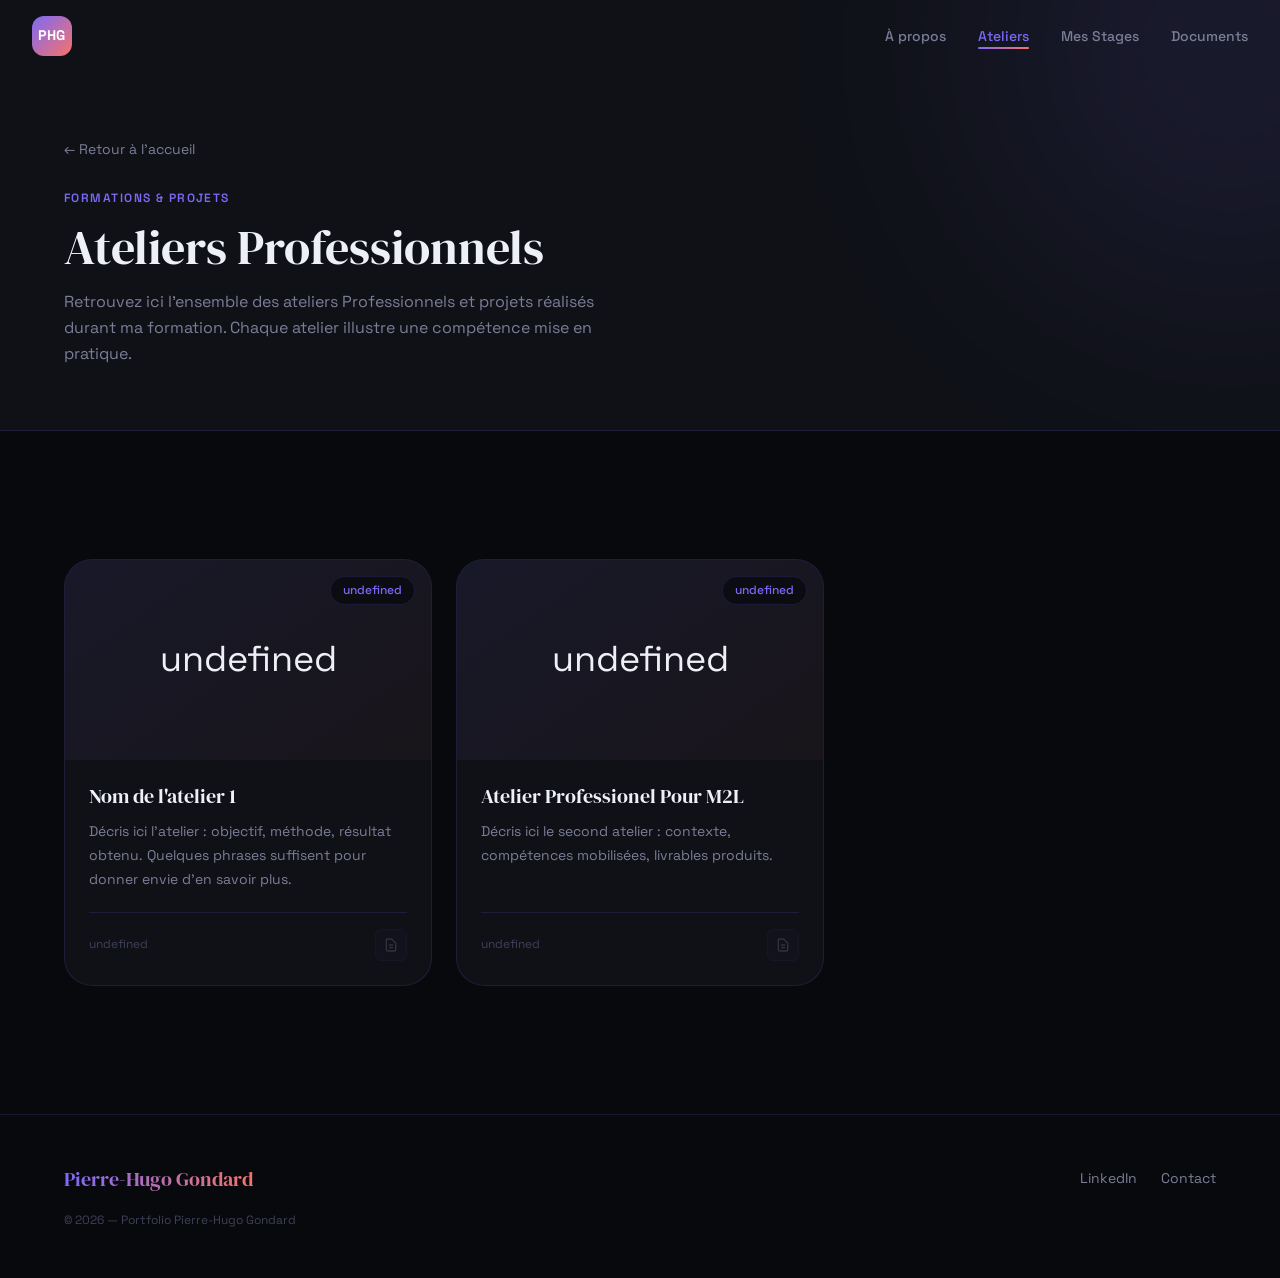
<file: pages/ateliers.html>
<!DOCTYPE html>
<html lang="fr">
<head>
  <meta charset="UTF-8" />
  <meta name="viewport" content="width=device-width, initial-scale=1.0" />
  <title>Ateliers Professionnels — Portfolio</title>
  <link rel="stylesheet" href="../css/reset.css" />
  <link rel="stylesheet" href="../css/variables.css" />
  <link rel="stylesheet" href="../css/main.css" />
  <link rel="stylesheet" href="../css/animations.css" />
  <link rel="stylesheet" href="../css/nav.css" />
  <link rel="stylesheet" href="../css/pages.css" />
  <link rel="preconnect" href="https://fonts.googleapis.com" />
  <link href="https://fonts.googleapis.com/css2?family=Space+Grotesk:wght@300;400;500;600;700&family=DM+Serif+Display:ital@0;1&display=swap" rel="stylesheet" />
</head>
<body>

  <nav class="navbar" id="navbar">
    <div class="nav-logo">
      <a href="../index.html"><span class="logo-initials">PHG</span></a><!-- ✏️ -->
    </div>
    <ul class="nav-links">
      <li><a href="../index.html#about" class="nav-link">À propos</a></li>
      <li><a href="ateliers.html" class="nav-link active">Ateliers</a></li>
      <li><a href="stages.html" class="nav-link">Mes Stages</a></li>
      <li><a href="documents.html" class="nav-link">Documents</a></li>
    </ul>
    <button class="nav-toggle" id="navToggle" aria-label="Menu">
      <span></span><span></span><span></span>
    </button>
  </nav>

  <!-- ======= EN-TÊTE PAGE ======= -->
  <header class="page-hero">
    <div class="container">
      <a href="../index.html" class="back-link">
        ← Retour à l'accueil
      </a>
      <div class="section-header" style="margin-bottom:0">
        <span class="section-tag">Formations & Projets</span>
        <h1 class="section-title">Ateliers Professionnels</h1>
        <p style="color:var(--color-text-muted);margin-top:1rem;max-width:580px">
          <!-- ✏️ Texte d'intro -->
          Retrouvez ici l'ensemble des ateliers Professionnels et projets réalisés durant ma formation. Chaque atelier illustre une compétence mise en pratique.
        </p>
      </div>
    </div>
  </header>

  <!-- ======= GRILLE ATELIERS ======= -->
  <main class="section">
    <div class="container">
      <div class="ateliers-grid" id="ateliersGrid">
        <!-- Chargé par ateliers.js -->
        <div style="color:var(--color-text-muted);text-align:center;padding:4rem 0;grid-column:1/-1">Chargement...</div>
      </div>
    </div>
  </main>

  <footer class="footer">
    <div class="container">
      <div class="footer-content">
        <span class="footer-name">Pierre-Hugo Gondard</span><!-- ✏️ -->
        <div class="footer-links">
          <a href="https://linkedin.com/in/[TON-PROFIL]" target="_blank" class="footer-link">LinkedIn</a>
          <a href="mailto:[TON-EMAIL]" class="footer-link">Contact</a>
        </div>
      </div>
      <p class="footer-copy">© 2026 — Portfolio Pierre-Hugo Gondard</p>
    </div>
  </footer>

  <script src="../js/main.js"></script>
  <script src="../js/ateliers.js"></script>
</body>
</html>
</file>
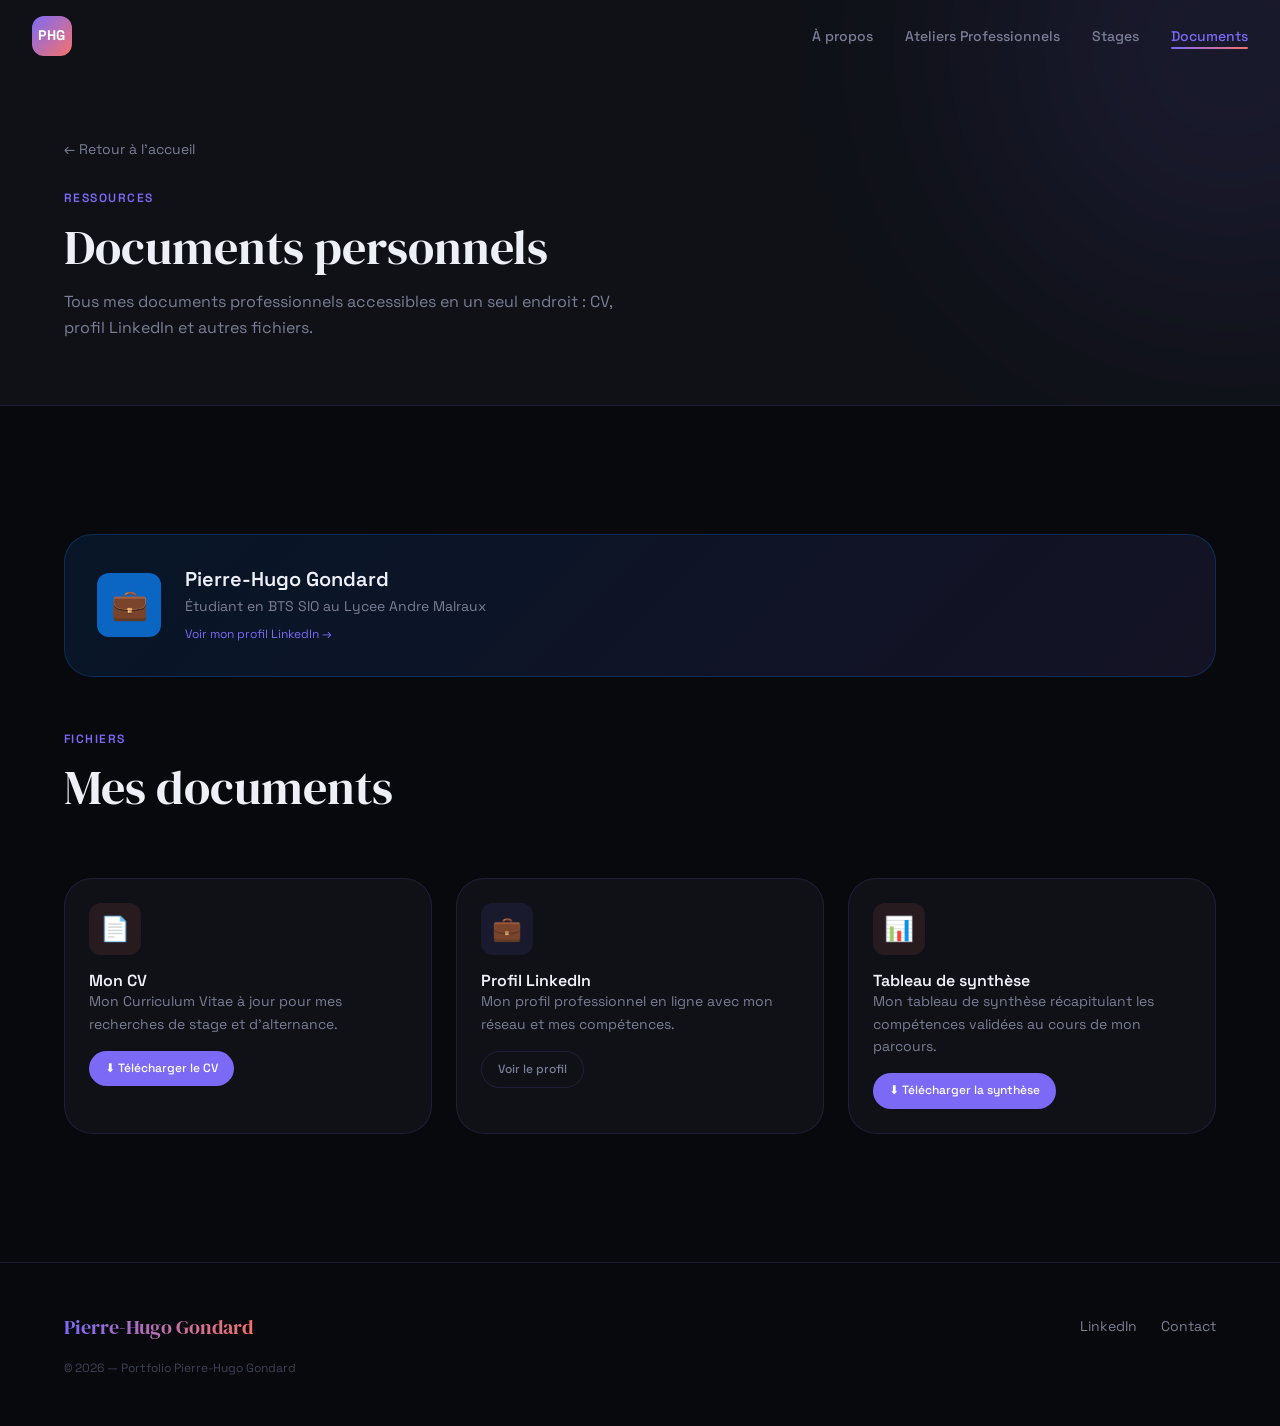
<file: pages/documents.html>
<!DOCTYPE html>
<html lang="fr">
<head>
  <meta charset="UTF-8" />
  <meta name="viewport" content="width=device-width, initial-scale=1.0" />
  <title>Documents — Portfolio</title>
  <link rel="stylesheet" href="../css/reset.css" />
  <link rel="stylesheet" href="../css/variables.css" />
  <link rel="stylesheet" href="../css/main.css" />
  <link rel="stylesheet" href="../css/animations.css" />
  <link rel="stylesheet" href="../css/nav.css" />
  <link rel="stylesheet" href="../css/pages.css" />
  <link rel="preconnect" href="https://fonts.googleapis.com" />
  <link href="https://fonts.googleapis.com/css2?family=Space+Grotesk:wght@300;400;500;600;700&family=DM+Serif+Display:ital@0;1&display=swap" rel="stylesheet" />
</head>
<body>

  <nav class="navbar" id="navbar">
    <div class="nav-logo">
      <a href="../index.html"><span class="logo-initials">PHG</span></a><!-- ✏️ -->
    </div>
    <ul class="nav-links">
      <li><a href="../index.html#about" class="nav-link">À propos</a></li>
      <li><a href="ateliers.html" class="nav-link">Ateliers Professionnels</a></li>
      <li><a href="stages.html" class="nav-link">Stages</a></li>
      <li><a href="documents.html" class="nav-link active">Documents</a></li>
    </ul>
    <button class="nav-toggle" id="navToggle" aria-label="Menu">
      <span></span><span></span><span></span>
    </button>
  </nav>

  <!-- ======= EN-TÊTE PAGE ======= -->
  <header class="page-hero">
    <div class="container">
      <a href="../index.html" class="back-link">← Retour à l'accueil</a>
      <div class="section-header" style="margin-bottom:0">
        <span class="section-tag">Ressources</span>
        <h1 class="section-title">Documents personnels</h1>
        <p style="color:var(--color-text-muted);margin-top:1rem;max-width:580px">
          Tous mes documents professionnels accessibles en un seul endroit : CV, profil LinkedIn et autres fichiers.
        </p>
      </div>
    </div>
  </header>

  <!-- ======= CONTENU ======= -->
  <main class="section">
    <div class="container">

      <!-- LinkedIn -->
      <a
        href="#"
        id="linkedinCard"
        class="linkedin-card reveal"
        target="_blank"
        rel="noopener noreferrer"
      >
        <div class="linkedin-icon">💼</div>
        <div class="linkedin-info">
          <h3 class="linkedin-name">Pierre-Hugo Gondard</h3><!-- Rempli par JS -->
          <p class="linkedin-titre">Étudiant en BTS Services Informatiques aux organisations</p>
          <p style="font-size:var(--text-xs);color:var(--color-accent);margin-top:var(--space-2)">Voir mon profil LinkedIn →</p>
        </div>
      </a>

      <!-- Grille documents -->
      <div class="section-header reveal">
        <span class="section-tag">Fichiers</span>
        <h2 class="section-title">Mes documents</h2>
      </div>

      <div class="docs-grid" id="docsGrid">
        <div style="color:var(--color-text-muted);text-align:center;padding:4rem 0;grid-column:1/-1">Chargement...</div>
      </div>

    </div>
  </main>

  <footer class="footer">
    <div class="container">
      <div class="footer-content">
        <span class="footer-name">Pierre-Hugo Gondard</span><!-- ✏️ -->
        <div class="footer-links">
          <a href="https://linkedin.com/in/[TON-PROFIL]" target="_blank" class="footer-link">LinkedIn</a>
          <a href="mailto:gondardpierrehugo@gmail.com" class="footer-link">Contact</a>
        </div>
      </div>
      <p class="footer-copy">© 2026 — Portfolio Pierre-Hugo Gondard</p>
    </div>
  </footer>

  <script src="../js/main.js"></script>
  <script src="../js/documents.js"></script>
</body>
</html>
</file>
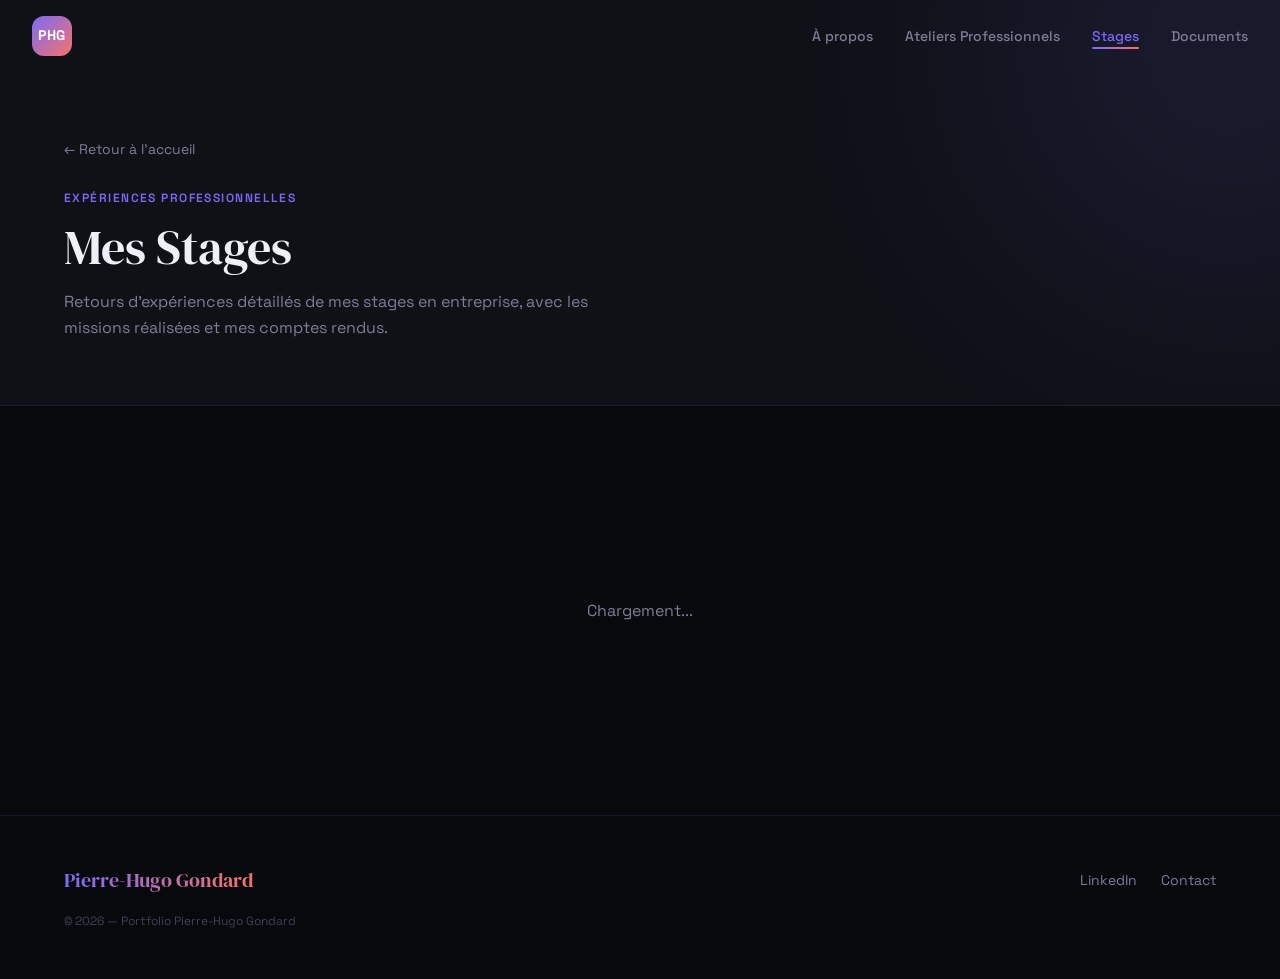
<file: pages/stages.html>
<!DOCTYPE html>
<html lang="fr">
<head>
  <meta charset="UTF-8" />
  <meta name="viewport" content="width=device-width, initial-scale=1.0" />
  <title>Mes Stages — Portfolio</title>
  <link rel="stylesheet" href="../css/reset.css" />
  <link rel="stylesheet" href="../css/variables.css" />
  <link rel="stylesheet" href="../css/main.css" />
  <link rel="stylesheet" href="../css/animations.css" />
  <link rel="stylesheet" href="../css/nav.css" />
  <link rel="stylesheet" href="../css/pages.css" />
  <link rel="preconnect" href="https://fonts.googleapis.com" />
  <link href="https://fonts.googleapis.com/css2?family=Space+Grotesk:wght@300;400;500;600;700&family=DM+Serif+Display:ital@0;1&display=swap" rel="stylesheet" />
</head>
<body>

  <nav class="navbar" id="navbar">
    <div class="nav-logo">
      <a href="../index.html"><span class="logo-initials">PHG</span></a><!-- ✏️ -->
    </div>
    <ul class="nav-links">
      <li><a href="../index.html#about" class="nav-link">À propos</a></li>
      <li><a href="ateliers.html" class="nav-link">Ateliers Professionnels</a></li>
      <li><a href="stages.html" class="nav-link active">Stages</a></li>
      <li><a href="documents.html" class="nav-link">Documents</a></li>
    </ul>
    <button class="nav-toggle" id="navToggle" aria-label="Menu">
      <span></span><span></span><span></span>
    </button>
  </nav>

  <!-- ======= EN-TÊTE PAGE ======= -->
  <header class="page-hero">
    <div class="container">
      <a href="../index.html" class="back-link">← Retour à l'accueil</a>
      <div class="section-header" style="margin-bottom:0">
        <span class="section-tag">Expériences professionnelles</span>
        <h1 class="section-title">Mes Stages</h1>
        <p style="color:var(--color-text-muted);margin-top:1rem;max-width:580px">
          <!-- ✏️ -->
          Retours d'expériences détaillés de mes stages en entreprise, avec les missions réalisées et mes comptes rendus.
        </p>
      </div>
    </div>
  </header>

  <!-- ======= LISTE STAGES ======= -->
  <main class="section">
    <div class="container">
      <div class="stages-list" id="stagesList">
        <div style="color:var(--color-text-muted);text-align:center;padding:4rem 0">Chargement...</div>
      </div>
    </div>
  </main>

  <footer class="footer">
    <div class="container">
      <div class="footer-content">
        <span class="footer-name">Pierre-Hugo Gondard</span><!-- ✏️ -->
        <div class="footer-links">
          <a href="https://linkedin.com/in/[TON-PROFIL]" target="_blank" class="footer-link">LinkedIn</a>
          <a href="gmailto:gondardpierrehugo@gmail.com" class="footer-link">Contact</a>
        </div>
      </div>
      <p class="footer-copy">© 2026 — Portfolio Pierre-Hugo Gondard</p>
    </div>
  </footer>

  <script src="../js/main.js"></script>
  <script src="../js/stages.js"></script>
</body>
</html>
</file>
<file: css/variables.css>
/* ============================================================
   VARIABLES.CSS — Système de design tokens
   ✏️ Modifie ici pour changer l'identité visuelle du portfolio
   ============================================================ */

:root {

  /* --- Couleurs principales --- */
  --color-bg:           #08090d;       /* Fond principal (presque noir) */
  --color-bg-card:      #0f1117;       /* Fond des cartes */
  --color-bg-elevated:  #161820;       /* Fond élevé (navbar, modals) */

  --color-accent:       #7c6af7;       /* Violet électrique — couleur signature */
  --color-accent-2:     #f7726a;       /* Corail / rose chaud — couleur secondaire */
  --color-accent-3:     #54e5c4;       /* Mint/turquoise — 3e accent */

  --color-text:         #eef0f8;       /* Texte principal */
  --color-text-muted:   #7b7e96;       /* Texte secondaire */
  --color-text-subtle:  #3e4158;       /* Texte très discret */

  --color-border:       rgba(124, 106, 247, 0.15);   /* Bordures */
  --color-border-hover: rgba(124, 106, 247, 0.4);    /* Bordures au survol */

  /* --- Gradients --- */
  --gradient-hero:   linear-gradient(135deg, #7c6af7 0%, #f7726a 100%);
  --gradient-card:   linear-gradient(145deg, rgba(124,106,247,0.08) 0%, rgba(247,114,106,0.04) 100%);
  --gradient-text:   linear-gradient(90deg, #7c6af7, #f7726a);
  --gradient-glow:   radial-gradient(ellipse at center, rgba(124,106,247,0.3) 0%, transparent 70%);

  /* --- Typographie --- */
  --font-display:  'DM Serif Display', Georgia, serif;
  --font-body:     'Space Grotesk', system-ui, sans-serif;

  --text-xs:    0.75rem;    /* 12px */
  --text-sm:    0.875rem;   /* 14px */
  --text-base:  1rem;       /* 16px */
  --text-lg:    1.125rem;   /* 18px */
  --text-xl:    1.25rem;    /* 20px */
  --text-2xl:   1.5rem;     /* 24px */
  --text-3xl:   1.875rem;   /* 30px */
  --text-4xl:   2.25rem;    /* 36px */
  --text-5xl:   3rem;       /* 48px */
  --text-6xl:   3.75rem;    /* 60px */
  --text-7xl:   4.5rem;     /* 72px */

  --weight-light:   300;
  --weight-regular: 400;
  --weight-medium:  500;
  --weight-semi:    600;
  --weight-bold:    700;

  /* --- Espacements --- */
  --space-1:  0.25rem;
  --space-2:  0.5rem;
  --space-3:  0.75rem;
  --space-4:  1rem;
  --space-5:  1.25rem;
  --space-6:  1.5rem;
  --space-8:  2rem;
  --space-10: 2.5rem;
  --space-12: 3rem;
  --space-16: 4rem;
  --space-20: 5rem;
  --space-24: 6rem;
  --space-32: 8rem;

  /* --- Rayons de bordure --- */
  --radius-sm:   6px;
  --radius-md:   12px;
  --radius-lg:   20px;
  --radius-xl:   28px;
  --radius-full: 9999px;

  /* --- Ombres --- */
  --shadow-sm:   0 2px 8px rgba(0,0,0,0.3);
  --shadow-md:   0 8px 24px rgba(0,0,0,0.4);
  --shadow-lg:   0 20px 60px rgba(0,0,0,0.5);
  --shadow-glow: 0 0 40px rgba(124,106,247,0.25);

  /* --- Transitions --- */
  --transition-fast:   150ms ease;
  --transition-base:   250ms ease;
  --transition-slow:   400ms cubic-bezier(0.16, 1, 0.3, 1);
  --transition-spring: 600ms cubic-bezier(0.34, 1.56, 0.64, 1);

  /* --- Layout --- */
  --container-max:  1200px;
  --nav-height:     72px;
}
</file>
<file: css/main.css>
/* ============================================================
   MAIN.CSS — Styles principaux du portfolio
   ============================================================ */

/* --- Utilitaires globaux --- */
.container {
  max-width: var(--container-max);
  margin: 0 auto;
  padding: 0 var(--space-6);
}

.section {
  padding: var(--space-32) 0;
}

/* --- Boutons --- */
.btn {
  display: inline-flex;
  align-items: center;
  gap: var(--space-2);
  padding: var(--space-3) var(--space-6);
  border-radius: var(--radius-full);
  font-size: var(--text-sm);
  font-weight: var(--weight-medium);
  letter-spacing: 0.02em;
  transition: all var(--transition-slow);
  cursor: pointer;
}

.btn-primary {
  background: var(--gradient-hero);
  color: #fff;
  box-shadow: 0 4px 20px rgba(124,106,247,0.4);
}
.btn-primary:hover {
  transform: translateY(-2px);
  box-shadow: 0 8px 32px rgba(124,106,247,0.55);
}

.btn-ghost {
  border: 1px solid var(--color-border);
  color: var(--color-text-muted);
  background: rgba(255,255,255,0.03);
}
.btn-ghost:hover {
  border-color: var(--color-border-hover);
  color: var(--color-text);
  background: rgba(124,106,247,0.08);
}

.btn-accent {
  background: var(--color-accent);
  color: #fff;
}
.btn-accent:hover {
  filter: brightness(1.1);
  transform: translateY(-1px);
}

/* --- En-têtes de section --- */
.section-header {
  margin-bottom: var(--space-16);
}

.section-tag {
  display: inline-block;
  font-size: var(--text-xs);
  font-weight: var(--weight-semi);
  letter-spacing: 0.12em;
  text-transform: uppercase;
  color: var(--color-accent);
  margin-bottom: var(--space-3);
}

.section-title {
  font-family: var(--font-display);
  font-size: clamp(var(--text-3xl), 5vw, var(--text-5xl));
  color: var(--color-text);
  line-height: 1.1;
}

/* ===================== HERO ===================== */
.hero {
  position: relative;
  min-height: 100vh;
  display: flex;
  align-items: center;
  justify-content: center;
  overflow: hidden;
  padding-top: var(--nav-height);
}

.hero-bg {
  position: absolute;
  inset: 0;
  pointer-events: none;
}

.orb {
  position: absolute;
  border-radius: 50%;
  filter: blur(80px);
  opacity: 0.35;
}
.orb-1 {
  width: 600px; height: 600px;
  background: var(--color-accent);
  top: -200px; left: -200px;
  animation: orbFloat 8s ease-in-out infinite;
}
.orb-2 {
  width: 500px; height: 500px;
  background: var(--color-accent-2);
  bottom: -150px; right: -150px;
  animation: orbFloat 10s ease-in-out infinite reverse;
}
.orb-3 {
  width: 300px; height: 300px;
  background: var(--color-accent-3);
  top: 50%; left: 50%;
  transform: translate(-50%, -50%);
  animation: orbPulse 6s ease-in-out infinite;
}

.hero-content {
  position: relative;
  z-index: 1;
  text-align: center;
  max-width: 800px;
  padding: 0 var(--space-6);
}

.hero-eyebrow {
  font-size: var(--text-sm);
  letter-spacing: 0.15em;
  text-transform: uppercase;
  color: var(--color-accent);
  font-weight: var(--weight-medium);
  margin-bottom: var(--space-4);
}

.hero-title {
  font-family: var(--font-display);
  font-size: clamp(var(--text-5xl), 10vw, var(--text-7xl));
  line-height: 1;
  margin-bottom: var(--space-6);
  display: flex;
  flex-direction: column;
  gap: var(--space-2);
}

.title-line {
  display: block;
  color: var(--color-text);
}

.accent-italic {
  background: var(--gradient-text);
  -webkit-background-clip: text;
  -webkit-text-fill-color: transparent;
  background-clip: text;
  font-style: italic;
}

.hero-subtitle {
  font-size: var(--text-lg);
  color: var(--color-text-muted);
  margin-bottom: var(--space-10);
  line-height: 1.7;
}
.hero-subtitle strong {
  color: var(--color-text);
  font-weight: var(--weight-semi);
}

.hero-cta {
  display: flex;
  gap: var(--space-4);
  justify-content: center;
  flex-wrap: wrap;
}

.scroll-indicator {
  position: absolute;
  bottom: var(--space-8);
  left: 50%;
  transform: translateX(-50%);
  display: flex;
  flex-direction: column;
  align-items: center;
  gap: var(--space-2);
  color: var(--color-text-subtle);
  font-size: var(--text-xs);
  letter-spacing: 0.1em;
  text-transform: uppercase;
  animation: fadeInUp 1s ease 1.5s both;
}
.scroll-line {
  width: 1px;
  height: 40px;
  background: linear-gradient(to bottom, var(--color-accent), transparent);
  animation: scrollPulse 2s ease-in-out infinite;
}

/* ===================== ABOUT ===================== */
.about-grid {
  display: grid;
  grid-template-columns: 340px 1fr;
  gap: var(--space-16);
  align-items: start;
}

.about-photo {
  position: relative;
}

.photo-frame {
  width: 100%;
  aspect-ratio: 3/4;
  border-radius: var(--radius-xl);
  overflow: hidden;
  background: var(--gradient-card);
  border: 1px solid var(--color-border);
  position: relative;
}
.photo-frame img {
  width: 100%; height: 100%;
  object-fit: cover;
}
.photo-placeholder {
  position: absolute;
  inset: 0;
  display: flex;
  align-items: center;
  justify-content: center;
  color: var(--color-text-muted);
  font-size: var(--text-sm);
  background: var(--gradient-card);
}
.photo-frame:not(.no-photo) .photo-placeholder {
  display: none;
}

.photo-badge {
  position: absolute;
  bottom: -12px;
  right: -12px;
  background: var(--color-accent-3);
  color: #08090d;
  font-size: var(--text-xs);
  font-weight: var(--weight-bold);
  padding: var(--space-2) var(--space-4);
  border-radius: var(--radius-full);
  letter-spacing: 0.06em;
}

.about-intro {
  font-size: var(--text-lg);
  color: var(--color-text);
  line-height: 1.7;
  margin-bottom: var(--space-4);
  font-weight: var(--weight-light);
}

.about-text {
  color: var(--color-text-muted);
  line-height: 1.8;
  margin-bottom: var(--space-8);
}

.skills-title {
  font-size: var(--text-sm);
  font-weight: var(--weight-semi);
  letter-spacing: 0.08em;
  text-transform: uppercase;
  color: var(--color-text-muted);
  margin-bottom: var(--space-4);
}

.skills-grid {
  display: flex;
  flex-wrap: wrap;
  gap: var(--space-2);
  margin-bottom: var(--space-8);
}

.skill-chip {
  padding: var(--space-2) var(--space-4);
  background: rgba(124,106,247,0.1);
  border: 1px solid var(--color-border);
  border-radius: var(--radius-full);
  font-size: var(--text-sm);
  color: var(--color-accent);
  transition: all var(--transition-base);
}
.skill-chip:hover {
  background: rgba(124,106,247,0.2);
  border-color: var(--color-accent);
}

.about-info-grid {
  display: grid;
  grid-template-columns: 1fr 1fr;
  gap: var(--space-4);
}

.info-item {
  display: flex;
  flex-direction: column;
  gap: var(--space-1);
  padding: var(--space-4);
  background: var(--gradient-card);
  border: 1px solid var(--color-border);
  border-radius: var(--radius-md);
}

.info-label {
  font-size: var(--text-xs);
  color: var(--color-text-subtle);
  text-transform: uppercase;
  letter-spacing: 0.08em;
}

.info-value {
  font-size: var(--text-sm);
  font-weight: var(--weight-medium);
  color: var(--color-text);
}

/* ===================== OVERVIEW CARDS ===================== */
.cards-overview {
  background: var(--color-bg-card);
  border-top: 1px solid var(--color-border);
  border-bottom: 1px solid var(--color-border);
}

.overview-cards {
  display: grid;
  grid-template-columns: repeat(3, 1fr);
  gap: var(--space-6);
}

.overview-card {
  display: flex;
  flex-direction: column;
  gap: var(--space-4);
  padding: var(--space-8);
  background: var(--color-bg);
  border: 1px solid var(--color-border);
  border-radius: var(--radius-xl);
  transition: all var(--transition-slow);
  cursor: pointer;
  position: relative;
  overflow: hidden;
}
.overview-card::before {
  content: '';
  position: absolute;
  inset: 0;
  background: var(--gradient-card);
  opacity: 0;
  transition: opacity var(--transition-base);
}
.overview-card:hover {
  border-color: var(--color-border-hover);
  transform: translateY(-4px);
  box-shadow: var(--shadow-glow);
}
.overview-card:hover::before { opacity: 1; }

.card-icon {
  width: 48px; height: 48px;
  display: flex;
  align-items: center;
  justify-content: center;
  background: rgba(124,106,247,0.1);
  border-radius: var(--radius-md);
  color: var(--color-accent);
  position: relative;
  z-index: 1;
}
.card-icon svg { width: 24px; height: 24px; }

.card-title {
  font-family: var(--font-display);
  font-size: var(--text-xl);
  color: var(--color-text);
  position: relative;
  z-index: 1;
}

.card-desc {
  font-size: var(--text-sm);
  color: var(--color-text-muted);
  line-height: 1.7;
  flex: 1;
  position: relative;
  z-index: 1;
}

.card-link {
  font-size: var(--text-sm);
  font-weight: var(--weight-medium);
  color: var(--color-accent);
  position: relative;
  z-index: 1;
  transition: gap var(--transition-base);
}
.overview-card:hover .card-link { letter-spacing: 0.02em; }

/* ===================== FOOTER ===================== */
.footer {
  padding: var(--space-12) 0;
  border-top: 1px solid var(--color-border);
}

.footer-content {
  display: flex;
  align-items: center;
  justify-content: space-between;
  margin-bottom: var(--space-4);
}

.footer-name {
  font-family: var(--font-display);
  font-size: var(--text-xl);
  background: var(--gradient-text);
  -webkit-background-clip: text;
  -webkit-text-fill-color: transparent;
  background-clip: text;
}

.footer-links {
  display: flex;
  gap: var(--space-6);
}

.footer-link {
  font-size: var(--text-sm);
  color: var(--color-text-muted);
  transition: color var(--transition-base);
}
.footer-link:hover { color: var(--color-accent); }

.footer-copy {
  font-size: var(--text-xs);
  color: var(--color-text-subtle);
}

/* ===================== PAGE INTERNE (Header) ===================== */
.page-hero {
  padding: calc(var(--nav-height) + var(--space-16)) 0 var(--space-16);
  background: var(--color-bg-card);
  border-bottom: 1px solid var(--color-border);
  position: relative;
  overflow: hidden;
}
.page-hero::before {
  content: '';
  position: absolute;
  top: -200px; right: -200px;
  width: 500px; height: 500px;
  background: var(--color-accent);
  border-radius: 50%;
  filter: blur(120px);
  opacity: 0.1;
}

.back-link {
  display: inline-flex;
  align-items: center;
  gap: var(--space-2);
  font-size: var(--text-sm);
  color: var(--color-text-muted);
  margin-bottom: var(--space-6);
  transition: color var(--transition-base);
}
.back-link:hover { color: var(--color-accent); }

/* ===================== RESPONSIVE ===================== */
@media (max-width: 900px) {
  .about-grid {
    grid-template-columns: 1fr;
  }
  .about-photo {
    max-width: 280px;
    margin: 0 auto;
  }
  .overview-cards {
    grid-template-columns: 1fr;
  }
}

@media (max-width: 600px) {
  .section { padding: var(--space-20) 0; }
  .about-info-grid { grid-template-columns: 1fr; }
  .hero-cta { flex-direction: column; align-items: center; }
}
</file>
<file: css/animations.css>
/* ============================================================
   ANIMATIONS.CSS — Toutes les animations du portfolio
   ============================================================ */

/* --- Keyframes --- */
@keyframes orbFloat {
  0%, 100% { transform: translate(0, 0) scale(1); }
  33%       { transform: translate(30px, -40px) scale(1.05); }
  66%       { transform: translate(-20px, 20px) scale(0.95); }
}

@keyframes orbPulse {
  0%, 100% { opacity: 0.15; transform: translate(-50%,-50%) scale(1); }
  50%       { opacity: 0.3; transform: translate(-50%,-50%) scale(1.3); }
}

@keyframes scrollPulse {
  0%, 100% { opacity: 1; transform: scaleY(1); }
  50%       { opacity: 0.3; transform: scaleY(0.6); }
}

@keyframes fadeInUp {
  from { opacity: 0; transform: translateY(30px); }
  to   { opacity: 1; transform: translateY(0); }
}

@keyframes fadeInLeft {
  from { opacity: 0; transform: translateX(-30px); }
  to   { opacity: 1; transform: translateX(0); }
}

@keyframes scaleIn {
  from { opacity: 0; transform: scale(0.92); }
  to   { opacity: 1; transform: scale(1); }
}

@keyframes shimmer {
  0%   { background-position: -200% center; }
  100% { background-position: 200% center; }
}

@keyframes borderGlow {
  0%, 100% { border-color: rgba(124,106,247,0.15); }
  50%       { border-color: rgba(124,106,247,0.4); }
}

@keyframes tagPop {
  0%   { transform: scale(0.8); opacity: 0; }
  60%  { transform: scale(1.05); }
  100% { transform: scale(1); opacity: 1; }
}

/* --- Classe .reveal — utilisée par JS pour déclencher les animations au scroll --- */
.reveal {
  opacity: 0;
  transform: translateY(28px);
  transition:
    opacity 0.7s cubic-bezier(0.16, 1, 0.3, 1),
    transform 0.7s cubic-bezier(0.16, 1, 0.3, 1);
}
.reveal.is-visible {
  opacity: 1;
  transform: translateY(0);
}

/* Délais en cascade */
.delay-1 { transition-delay: 0.1s; }
.delay-2 { transition-delay: 0.2s; }
.delay-3 { transition-delay: 0.3s; }
.delay-4 { transition-delay: 0.4s; }
.delay-5 { transition-delay: 0.5s; }
.delay-6 { transition-delay: 0.6s; }

/* --- Shimmer pour skeleton loaders --- */
.shimmer {
  background: linear-gradient(
    90deg,
    var(--color-bg-card) 25%,
    var(--color-bg-elevated) 50%,
    var(--color-bg-card) 75%
  );
  background-size: 200% auto;
  animation: shimmer 1.5s infinite linear;
}

/* --- Glow animé sur les éléments clés --- */
.glow-border {
  animation: borderGlow 3s ease-in-out infinite;
}

/* --- Effet de typing (curseur clignotant) --- */
.typing::after {
  content: '|';
  animation: blink 1s step-end infinite;
  color: var(--color-accent);
}
@keyframes blink {
  0%, 100% { opacity: 1; }
  50%       { opacity: 0; }
}

/* --- Hover lift universel --- */
.hover-lift {
  transition: transform var(--transition-slow), box-shadow var(--transition-slow);
}
.hover-lift:hover {
  transform: translateY(-4px);
  box-shadow: var(--shadow-glow);
}

/* --- Tag pop animation --- */
.section-tag {
  animation: tagPop 0.5s cubic-bezier(0.34,1.56,0.64,1) both;
}
</file>
<file: css/nav.css>
/* ============================================================
   NAV.CSS — Barre de navigation
   ============================================================ */

.navbar {
  position: fixed;
  top: 0; left: 0; right: 0;
  height: var(--nav-height);
  z-index: 100;
  display: flex;
  align-items: center;
  justify-content: space-between;
  padding: 0 var(--space-8);
  background: rgba(8, 9, 13, 0);
  border-bottom: 1px solid transparent;
  transition:
    background var(--transition-slow),
    border-color var(--transition-slow),
    backdrop-filter var(--transition-slow);
}

.navbar.scrolled {
  background: rgba(8, 9, 13, 0.85);
  backdrop-filter: blur(20px);
  -webkit-backdrop-filter: blur(20px);
  border-color: var(--color-border);
}

.nav-logo {
  display: flex;
  align-items: center;
}

.logo-initials {
  width: 40px; height: 40px;
  display: flex;
  align-items: center;
  justify-content: center;
  background: var(--gradient-hero);
  border-radius: var(--radius-md);
  font-weight: var(--weight-bold);
  font-size: var(--text-sm);
  color: #fff;
  letter-spacing: 0.05em;
}

.nav-links {
  display: flex;
  align-items: center;
  gap: var(--space-8);
}

.nav-link {
  font-size: var(--text-sm);
  font-weight: var(--weight-medium);
  color: var(--color-text-muted);
  transition: color var(--transition-base);
  position: relative;
}
.nav-link::after {
  content: '';
  position: absolute;
  bottom: -4px; left: 0;
  width: 0; height: 2px;
  background: var(--gradient-hero);
  border-radius: var(--radius-full);
  transition: width var(--transition-base);
}
.nav-link:hover { color: var(--color-text); }
.nav-link:hover::after { width: 100%; }
.nav-link.active { color: var(--color-accent); }
.nav-link.active::after { width: 100%; }

.nav-toggle {
  display: none;
  flex-direction: column;
  gap: 5px;
  padding: var(--space-2);
  cursor: pointer;
}
.nav-toggle span {
  display: block;
  width: 24px; height: 2px;
  background: var(--color-text-muted);
  border-radius: var(--radius-full);
  transition: all var(--transition-base);
}
.nav-toggle.open span:nth-child(1) { transform: rotate(45deg) translate(5px, 5px); }
.nav-toggle.open span:nth-child(2) { opacity: 0; }
.nav-toggle.open span:nth-child(3) { transform: rotate(-45deg) translate(5px, -5px); }

/* Mobile menu */
@media (max-width: 700px) {
  .nav-toggle { display: flex; }
  .nav-links {
    position: fixed;
    top: var(--nav-height);
    left: 0; right: 0;
    background: var(--color-bg-elevated);
    border-bottom: 1px solid var(--color-border);
    flex-direction: column;
    gap: 0;
    padding: var(--space-4) 0;
    transform: translateY(-120%);
    opacity: 0;
    pointer-events: none;
    transition: all var(--transition-slow);
  }
  .nav-links.open {
    transform: translateY(0);
    opacity: 1;
    pointer-events: all;
  }
  .nav-link {
    padding: var(--space-4) var(--space-8);
    width: 100%;
    font-size: var(--text-base);
  }
  .nav-link::after { display: none; }
}
</file>
<file: css/pages.css>
/* ============================================================
   PAGES.CSS — Styles des pages internes (ateliers, stages, docs)
   ============================================================ */

/* ===================== ATELIERS ===================== */
.ateliers-grid {
  display: grid;
  grid-template-columns: repeat(auto-fill, minmax(340px, 1fr));
  gap: var(--space-6);
}

.atelier-card {
  background: var(--color-bg-card);
  border: 1px solid var(--color-border);
  border-radius: var(--radius-xl);
  overflow: hidden;
  transition: all var(--transition-slow);
  display: flex;
  flex-direction: column;
}
.atelier-card:hover {
  border-color: var(--color-border-hover);
  transform: translateY(-4px);
  box-shadow: var(--shadow-glow);
}

.atelier-banner {
  height: 200px;
  background: var(--gradient-card);
  position: relative;
  overflow: hidden;
  display: flex;
  align-items: center;
  justify-content: center;
}
.atelier-banner img {
  width: 100%; height: 100%;
  object-fit: cover;
}
.atelier-banner-placeholder {
  font-size: var(--text-4xl);
}

.atelier-tag {
  position: absolute;
  top: var(--space-4);
  right: var(--space-4);
  background: rgba(8,9,13,0.7);
  backdrop-filter: blur(8px);
  border: 1px solid var(--color-border);
  padding: var(--space-1) var(--space-3);
  border-radius: var(--radius-full);
  font-size: var(--text-xs);
  font-weight: var(--weight-medium);
  color: var(--color-accent);
}

.atelier-body {
  padding: var(--space-6);
  display: flex;
  flex-direction: column;
  gap: var(--space-3);
  flex: 1;
}

.atelier-title {
  font-family: var(--font-display);
  font-size: var(--text-xl);
  color: var(--color-text);
}

.atelier-desc {
  font-size: var(--text-sm);
  color: var(--color-text-muted);
  line-height: 1.7;
  flex: 1;
}

.atelier-meta {
  display: flex;
  align-items: center;
  justify-content: space-between;
  margin-top: var(--space-2);
  padding-top: var(--space-4);
  border-top: 1px solid var(--color-border);
}

.atelier-date {
  font-size: var(--text-xs);
  color: var(--color-text-subtle);
}

.atelier-actions {
  display: flex;
  gap: var(--space-2);
}

.icon-btn {
  width: 32px; height: 32px;
  display: flex;
  align-items: center;
  justify-content: center;
  border-radius: var(--radius-sm);
  background: rgba(124,106,247,0.08);
  border: 1px solid var(--color-border);
  color: var(--color-text-muted);
  transition: all var(--transition-base);
  cursor: pointer;
}
.icon-btn:hover {
  background: rgba(124,106,247,0.15);
  border-color: var(--color-accent);
  color: var(--color-accent);
}
.icon-btn svg { width: 16px; height: 16px; }

/* ===================== STAGES ===================== */
.stages-list {
  display: flex;
  flex-direction: column;
  gap: var(--space-8);
}

.stage-card {
  background: var(--color-bg-card);
  border: 1px solid var(--color-border);
  border-radius: var(--radius-xl);
  overflow: hidden;
  transition: border-color var(--transition-base);
}
.stage-card:hover { border-color: var(--color-border-hover); }

.stage-header {
  padding: var(--space-8);
  display: grid;
  grid-template-columns: auto 1fr auto;
  gap: var(--space-6);
  align-items: start;
}

.stage-logo {
  width: 64px; height: 64px;
  border-radius: var(--radius-md);
  background: var(--gradient-card);
  border: 1px solid var(--color-border);
  display: flex;
  align-items: center;
  justify-content: center;
  font-size: var(--text-2xl);
  flex-shrink: 0;
}

.stage-info { flex: 1; }

.stage-company {
  font-family: var(--font-display);
  font-size: var(--text-2xl);
  color: var(--color-text);
  margin-bottom: var(--space-1);
}

.stage-role {
  font-size: var(--text-base);
  color: var(--color-accent);
  font-weight: var(--weight-medium);
  margin-bottom: var(--space-3);
}

.stage-chips {
  display: flex;
  flex-wrap: wrap;
  gap: var(--space-2);
}

.stage-chip {
  padding: var(--space-1) var(--space-3);
  border-radius: var(--radius-full);
  font-size: var(--text-xs);
  font-weight: var(--weight-medium);
  border: 1px solid;
}
.chip-date {
  border-color: var(--color-border);
  color: var(--color-text-muted);
}
.chip-lieu {
  border-color: rgba(84,229,196,0.3);
  color: var(--color-accent-3);
  background: rgba(84,229,196,0.05);
}

.stage-actions { display: flex; flex-direction: column; gap: var(--space-2); }

.stage-body {
  padding: 0 var(--space-8) var(--space-8);
  display: flex;
  flex-direction: column;
  gap: var(--space-6);
}

.stage-desc {
  color: var(--color-text-muted);
  line-height: 1.8;
  border-left: 2px solid var(--color-accent);
  padding-left: var(--space-4);
}

.stage-missions h4 {
  font-size: var(--text-sm);
  font-weight: var(--weight-semi);
  color: var(--color-text-subtle);
  text-transform: uppercase;
  letter-spacing: 0.08em;
  margin-bottom: var(--space-3);
}

.stage-missions ul {
  display: flex;
  flex-direction: column;
  gap: var(--space-2);
}

.stage-missions li {
  display: flex;
  align-items: flex-start;
  gap: var(--space-3);
  font-size: var(--text-sm);
  color: var(--color-text-muted);
}
.stage-missions li::before {
  content: '';
  width: 6px; height: 6px;
  border-radius: 50%;
  background: var(--color-accent);
  margin-top: 6px;
  flex-shrink: 0;
}

/* Accordéon compte rendu */
.stage-cr-toggle {
  display: flex;
  align-items: center;
  justify-content: space-between;
  padding: var(--space-5) var(--space-8);
  background: rgba(124,106,247,0.05);
  border-top: 1px solid var(--color-border);
  cursor: pointer;
  transition: background var(--transition-base);
  user-select: none;
}
.stage-cr-toggle:hover { background: rgba(124,106,247,0.1); }

.stage-cr-toggle span {
  font-size: var(--text-sm);
  font-weight: var(--weight-medium);
  color: var(--color-accent);
}

.toggle-icon {
  width: 20px; height: 20px;
  color: var(--color-accent);
  transition: transform var(--transition-base);
}
.stage-cr-toggle.open .toggle-icon { transform: rotate(180deg); }

.stage-cr-content {
  display: none;
  padding: var(--space-8);
  border-top: 1px solid var(--color-border);
  background: var(--color-bg);
}
.stage-cr-content.open { display: block; }

.cr-text {
  color: var(--color-text-muted);
  line-height: 1.9;
  white-space: pre-line;
}

/* ===================== DOCUMENTS ===================== */
.docs-grid {
  display: grid;
  grid-template-columns: repeat(auto-fill, minmax(280px, 1fr));
  gap: var(--space-6);
}

.doc-card {
  background: var(--color-bg-card);
  border: 1px solid var(--color-border);
  border-radius: var(--radius-xl);
  padding: var(--space-6);
  display: flex;
  flex-direction: column;
  gap: var(--space-4);
  transition: all var(--transition-slow);
  position: relative;
  overflow: hidden;
}
.doc-card::after {
  content: '';
  position: absolute;
  bottom: 0; left: 0; right: 0;
  height: 3px;
  background: var(--gradient-hero);
  transform: scaleX(0);
  transform-origin: left;
  transition: transform var(--transition-slow);
}
.doc-card:hover {
  border-color: var(--color-border-hover);
  transform: translateY(-3px);
}
.doc-card:hover::after { transform: scaleX(1); }

.doc-icon {
  width: 52px; height: 52px;
  display: flex;
  align-items: center;
  justify-content: center;
  border-radius: var(--radius-md);
  font-size: var(--text-2xl);
}
.doc-icon.pdf    { background: rgba(247,114,106,0.1); }
.doc-icon.link   { background: rgba(124,106,247,0.1); }
.doc-icon.file   { background: rgba(84,229,196,0.1); }

.doc-title {
  font-size: var(--text-base);
  font-weight: var(--weight-semi);
  color: var(--color-text);
}

.doc-desc {
  font-size: var(--text-sm);
  color: var(--color-text-muted);
  line-height: 1.6;
  flex: 1;
}

.doc-actions {
  display: flex;
  gap: var(--space-2);
  flex-wrap: wrap;
}

.doc-btn {
  display: inline-flex;
  align-items: center;
  gap: var(--space-2);
  padding: var(--space-2) var(--space-4);
  border-radius: var(--radius-full);
  font-size: var(--text-xs);
  font-weight: var(--weight-medium);
  transition: all var(--transition-base);
  cursor: pointer;
}
.doc-btn-primary {
  background: var(--color-accent);
  color: #fff;
}
.doc-btn-primary:hover { filter: brightness(1.1); }

.doc-btn-secondary {
  border: 1px solid var(--color-border);
  color: var(--color-text-muted);
}
.doc-btn-secondary:hover {
  border-color: var(--color-border-hover);
  color: var(--color-text);
}

/* ===================== LINKEDIN CARD ===================== */
.linkedin-card {
  background: linear-gradient(135deg, rgba(10,102,194,0.15) 0%, rgba(124,106,247,0.1) 100%);
  border: 1px solid rgba(10,102,194,0.3);
  border-radius: var(--radius-xl);
  padding: var(--space-8);
  display: flex;
  align-items: center;
  gap: var(--space-6);
  margin-bottom: var(--space-12);
  transition: all var(--transition-slow);
}
.linkedin-card:hover {
  border-color: rgba(10,102,194,0.6);
  transform: translateY(-2px);
}

.linkedin-icon {
  width: 64px; height: 64px;
  background: #0a66c2;
  border-radius: var(--radius-md);
  display: flex;
  align-items: center;
  justify-content: center;
  font-size: var(--text-3xl);
  flex-shrink: 0;
}

.linkedin-info h3 {
  font-size: var(--text-xl);
  font-weight: var(--weight-semi);
  color: var(--color-text);
  margin-bottom: var(--space-1);
}

.linkedin-info p {
  font-size: var(--text-sm);
  color: var(--color-text-muted);
}

/* Responsive pages */
@media (max-width: 700px) {
  .stage-header {
    grid-template-columns: auto 1fr;
    grid-template-rows: auto auto;
  }
  .stage-actions {
    grid-column: 1 / -1;
    flex-direction: row;
  }
  .ateliers-grid { grid-template-columns: 1fr; }
  .docs-grid     { grid-template-columns: 1fr; }
  .linkedin-card { flex-direction: column; text-align: center; }
}
</file>
